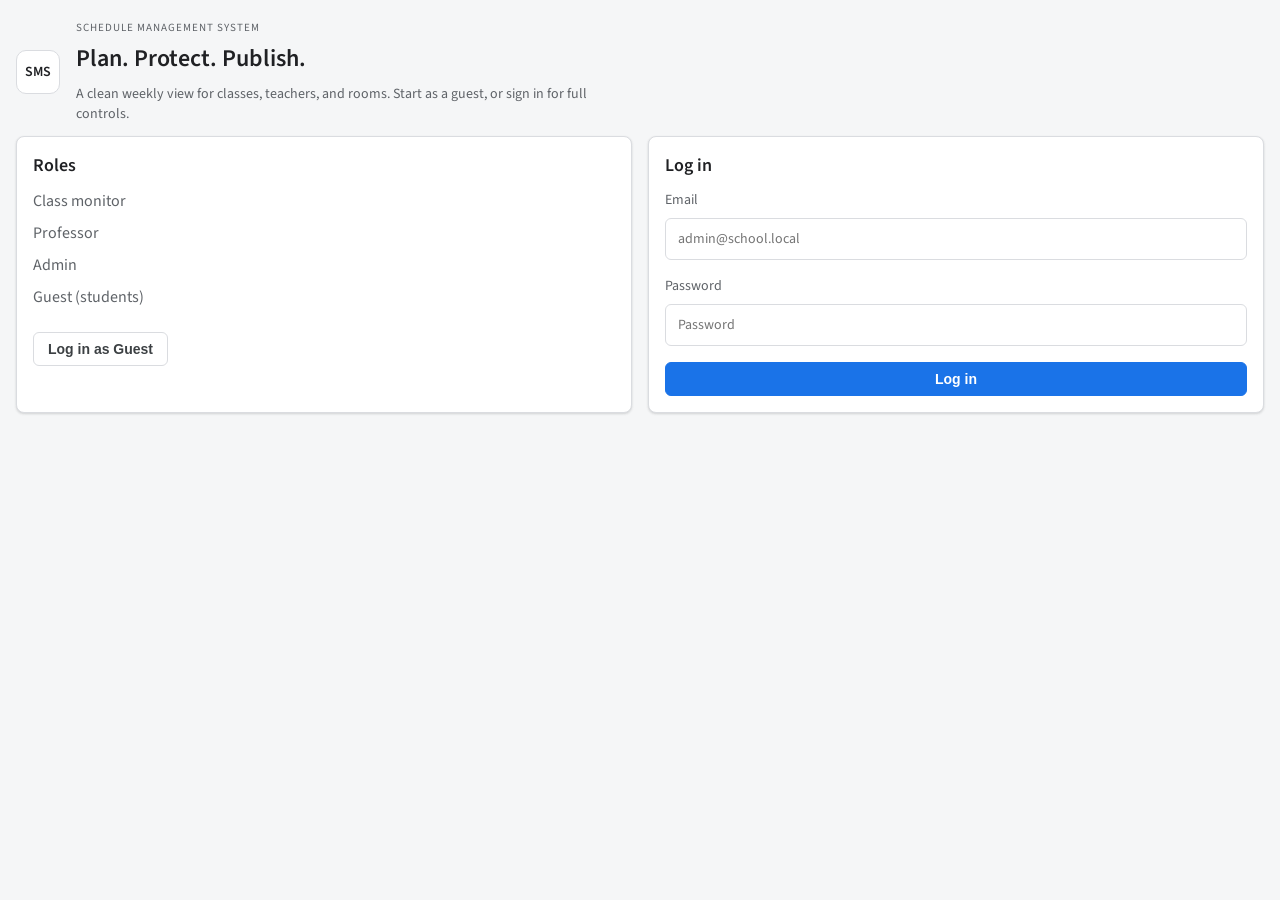
<file: src/main/resources/public/index.html>
<!doctype html>
<html lang="en">
<head>
    <meta charset="UTF-8"/>
    <meta name="viewport" content="width=device-width, initial-scale=1.0"/>
    <head>
        <meta charset="UTF-8"/>
        <meta name="viewport" content="width=device-width, initial-scale=1.0"/>
        <title>Schedule Management System</title>
        <link rel="preconnect" href="https://fonts.googleapis.com"/>
        <link rel="preconnect" href="https://fonts.gstatic.com" crossorigin/>
        <link
                href="https://fonts.googleapis.com/css2?family=Source+Sans+3:wght@400;500;600&display=swap"
                rel="stylesheet"
        />
        <link rel="stylesheet" href="styles.css"/>
        <!-- audit-embedded.css merged into styles.css -->

    </head>
<body>

<div class="bg-orbit"></div>
<div class="bg-grid"></div>

<main class="shell">
    <section class="login" id="login-view">
        <header class="brand">
            <div class="brand-mark">SMS</div>
            <div>
                <p class="eyebrow">Schedule Management System</p>
                <h1>Plan. Protect. Publish.</h1>
                <p class="lead">
                    A clean weekly view for classes, teachers, and rooms. Start as a
                    guest, or sign in for full controls.
                </p>
            </div>
        </header>

        <div class="login-panels">
            <div class="role-card">
                <h2>Roles</h2>
                <ul>
                    <li>Class monitor</li>
                    <li>Professor</li>
                    <li>Admin</li>
                    <li>Guest (students)</li>
                </ul>
                <button class="btn btn-ghost" id="guest-login">Log in as Guest</button>
            </div>

            <div class="signin-card" id="signin-card">
                <h2>Log in</h2>
                <form id="login-form">

                    <label>
                        Email
                        <input
                                type="email"
                                name="email"
                                placeholder="admin@school.local"
                                required
                        />
                    </label>

                    <label>
                        Password
                        <input
                                type="password"
                                name="password"
                                placeholder="Password"
                                required
                        />
                    </label>

                    <button class="btn btn-primary" type="submit">
                        Log in
                    </button>

                </form>
            </div>


        </div>
        </div>
    </section>

    <section class="schedule hidden" id="schedule-view">
        <header class="schedule-top">
            <div class="title-block">
                <h1>Schedule Management System</h1>
                <p id="welcome-line">Welcome, Guest</p>
            </div>
            <div class="top-actions">
                <button class="btn btn-ghost" id="back-to-login">Sign out</button>
            </div>
        </header>

        <nav class="tabs" id="schedule-tabs">
            <button class="tab active" data-view="class">Class Schedule</button>
            <button class="tab" data-view="teacher" id="teacher-tab">
                Teacher Schedule
            </button>
            <button class="tab" data-view="room">Room Schedule</button>
            <button class="tab hidden" data-view="user" id="user-tab">User</button>

            <button class="tab" data-view="audit" id="audit-tab">Audit Log</button>

        </nav>

        <div class="schedule-controls" id="schedule-controls">
            <div class="week-controls">
                <button class="btn btn-ghost" id="back-to-list" type="button" hidden>
                    Back to list
                </button>
                <button class="btn btn-ghost" id="prev-week">Previous</button>
                <div class="week-label">
                    <span id="week-range">Week of</span>
                    <span class="week-sub" id="week-sub"></span>
                </div>
                <span class="week-scope" id="active-scope-label" hidden></span>
                <button class="btn btn-ghost" id="next-week">Next</button>
            </div>
            <button class="btn btn-ghost" id="smart-toggle" type="button" aria-pressed="false" hidden>
                SMART
            </button>
            <button class="btn btn-primary" id="today-btn">Today</button>
        </div>

        <div class="entity-controls hidden" id="class-controls">
            <div class="entity-controls-header">
                <div>
                    <h2>Classes</h2>
                    <p class="muted">Select a class to view its schedule.</p>
                </div>
                <div class="entity-count" id="class-count">0 classes</div>
            </div>
            <div class="entity-controls-actions">
                <div class="entity-search-group">
                    <div class="search-field">
                        <input
                                type="search"
                                id="class-search"
                                placeholder="Search by name or ID"
                                aria-label="Search classes"
                        />
                    </div>
                </div>
                <button class="btn btn-primary" id="class-add" type="button">
                    Add class
                </button>
            </div>
        </div>

        <div class="entity-controls hidden" id="room-controls">
            <div class="entity-controls-header">
                <div>
                    <h2>Rooms</h2>
                    <p class="muted">Select a room to view its schedule.</p>
                </div>
                <div class="entity-count" id="room-count">0 rooms</div>
            </div>
            <div class="entity-controls-actions">
                <div class="entity-search-group">
                    <div class="search-field">
                        <input
                                type="search"
                                id="room-search"
                                placeholder="Search by name or ID"
                                aria-label="Search rooms"
                        />
                    </div>
                </div>
                <div class="entity-actions">
                    <button class="btn btn-ghost" id="room-check-status" type="button">Check status</button>
                    <button class="btn btn-primary" id="room-add" type="button">Add room</button>
                </div>
            </div>
        </div>

        <div class="user-controls hidden" id="user-controls">
            <div class="user-controls-header">
                <div>
                    <h2>User Directory</h2>
                    <p class="muted">Sorted by last modified</p>
                </div>
                <div class="user-count" id="user-count">0 users</div>
            </div>
            <div class="user-controls-actions">
                <div class="user-search-group">
                    <div class="search-field">
                        <input
                                type="search"
                                id="user-search"
                                placeholder="Search by name or ID"
                                aria-label="Search users"
                        />
                    </div>
                    <div class="filter-wrap">
                        <button
                                class="btn btn-ghost"
                                id="user-filter-toggle"
                                type="button"
                                aria-expanded="false"
                                aria-controls="user-filter-panel"
                        >
                            Filters
                        </button>
                        <div class="filter-panel" id="user-filter-panel" hidden>
                            <div class="filter-group">
                                <label>
                                    Role
                                    <select id="filter-user-role">
                                        <option value="">All roles</option>
                                        <option value="admin">Admin</option>
                                        <option value="professor">Professor</option>
                                        <option value="class-monitor">Class monitor</option>
                                        <option value="guest">Student</option>
                                    </select>
                                </label>
                                <label>
                                    Department
                                    <select id="filter-user-department">
                                        <option value="">All departments</option>
                                        <option value="AMS">AMS</option>
                                        <option value="GAR">GAR</option>
                                        <option value="GCA">GCA</option>
                                        <option value="GEE">GEE</option>
                                        <option value="GIC">GIC</option>
                                        <option value="GIM">GIM</option>
                                    </select>
                                </label>
                            </div>
                            <div class="filter-actions">
                                <button class="btn" id="user-filter-clear" type="button">
                                    Clear
                                </button>
                                <button class="btn btn-primary" id="user-filter-apply" type="button">
                                    Apply
                                </button>
                            </div>
                        </div>
                    </div>
                </div>
                <button class="btn btn-primary" id="user-add" type="button">
                    Add user
                </button>
            </div>
        </div>

        <div class="entity-card hidden" id="class-view">
            <div class="entity-list" id="class-list"></div>
        </div>

        <div class="entity-card hidden" id="room-view">
            <div class="entity-list" id="room-list"></div>
        </div>

        <div class="schedule-card" id="schedule-card">
            <div class="schedule-scroll">
                <div class="schedule-grid">
                    <div class="schedule-header" id="schedule-header">
                        <div class="corner"></div>
                    </div>
                    <div class="schedule-body">
                        <div class="times" id="time-column"></div>
                        <div class="grid-area">
                            <div class="events" id="events"></div>
                        </div>
                    </div>
                </div>
            </div>
            <footer class="schedule-footer">
                <div class="legend">
                    <span class="legend-item class">Class</span>
                    <span class="legend-item room">Room</span>
                    <span class="legend-item teacher">Teacher</span>
                </div>
                <div class="note" id="guest-note">
                    Teacher schedule is available to professors only.
                </div>
            </footer>
        </div>

        <div class="user-card hidden" id="user-view">
            <div class="user-list" id="user-list"></div>
        </div>

        <div class="user-card hidden" id="teacher-profile-view" style="padding: 2rem;">
            <div style="margin-bottom: 1.5rem;">
                <button class="btn btn-ghost" id="profile-back-btn" type="button">
                    ← Back to users
                </button>
            </div>
            <div class="profile-header" style="margin-bottom: 2rem;">
                <h2 id="profile-teacher-name" style="margin: 0 0 0.5rem 0; font-size: 1.75rem; color: var(--ink);"></h2>
                <p class="muted" style="margin: 0; font-size: 1rem; color: var(--ink-muted);">
                    Department: <span id="profile-teacher-dept" style="color: var(--accent); font-weight: 600;"></span>
                </p>
            </div>
            <div class="profile-section">
                <h3 style="font-size: 1.1rem; margin-bottom: 0.75rem; border-bottom: 1px solid var(--line); padding-bottom: 0.5rem; color: var(--ink);">Assigned Courses & Classes</h3>
                <div class="profile-table-wrapper" style="overflow-y: auto;">
                    <table class="profile-table" style="width: 100%; border-collapse: collapse; text-align: left;">
                        <thead>
                            <tr style="border-bottom: 2px solid var(--line);">
                                <th style="padding: 0.5rem 0; color: var(--ink-muted);">Course</th>
                                <th style="padding: 0.5rem 0; color: var(--ink-muted);">Class</th>
                            </tr>
                        </thead>
                        <tbody id="profile-assignments-list">
                            <!-- Populated dynamically -->
                        </tbody>
                    </table>
                </div>
            </div>
        </div>

        <div class="audit-view hidden" id="audit-view">
            <div class="user-controls" id="audit-controls">
                <div class="user-controls-header">
                    <div>
                        <h2>Audit Log</h2>
                        <p class="muted">Sorted by last modified</p>
                    </div>
                    <div class="user-count" id="entryCount">— entries</div>
                </div>
                <div class="user-controls-actions">
                    <div class="user-search-group">
                        <div class="search-field">
                            <input
                                    type="search"
                                    id="searchInput"
                                    placeholder="Search by name or ID"
                                    aria-label="Search audit log"
                            />
                        </div>
                        <button class="btn btn-ghost" id="clearSearch" type="button">
                            Clear
                        </button>
                    </div>
                </div>
            </div>

            <div class="user-card">
                <div class="audit-embedded">
                    <div class="log-list" id="logList"></div>

                    <div class="empty-state" id="emptyState" style="display: none;">
                        <svg
                                xmlns="http://www.w3.org/2000/svg"
                                viewBox="0 0 64 64"
                                fill="none"
                                stroke="currentColor"
                                stroke-width="2"
                        >
                            <circle cx="32" cy="32" r="28"/>
                            <line x1="20" y1="20" x2="44" y2="44"/>
                            <line x1="44" y1="20" x2="20" y2="44"/>
                        </svg>
                        <div class="empty-title">No audit log entries available</div>
                        <div class="empty-copy">
                            There are currently no audit log entries to display.
                        </div>
                    </div>
                </div>
            </div>
        </div>
    </section>
</main>

<div class="modal" id="user-modal" hidden>
    <div
            class="modal-card"
            role="dialog"
            aria-modal="true"
            aria-labelledby="user-modal-title"
    >
        <div class="modal-header">
            <h2 class="modal-title" id="user-modal-title">Add user</h2>
            <button class="modal-close" id="user-close" type="button" aria-label="Close">
                x
            </button>
        </div>
        <form class="modal-form" id="user-form">
            <label>
                Full name
                <input type="text" id="user-name" required placeholder="Ariana Patel"/>
            </label>
            <label>
                Email
                <input type="email" id="user-email" required placeholder="ariana.patel@school.local"/>
            </label>
            <label>
                Password
                <input
                        type="password"
                        id="user-password"
                        required
                        placeholder="Set a password"
                />
            </label>
            <label>
                Role
                <select id="user-role" required>
                    <option value="admin">Admin</option>
                    <option value="professor">Professor</option>
                    <option value="class-monitor">Class monitor</option>
                </select>
            </label>
            <label id="department-field" hidden>
                Department
                <select id="user-department">
                    <option value="" disabled selected>Select a department</option>
                    <option value="AMS">AMS</option>
                    <option value="GAR">GAR</option>
                    <option value="GCA">GCA</option>
                    <option value="GEE">GEE</option>
                    <option value="GIC">GIC</option>
                    <option value="GIM">GIM</option>
                </select>
            </label>
            <div class="room-picker" id="user-class-field" hidden>
                <div class="room-picker-field">
                    <label>
                        Class
                        <input
                                type="text"
                                id="user-class"
                                placeholder="Type class name or ID"
                                autocomplete="off"
                        />
                    </label>
                    <div class="room-picker-results" id="user-class-results" hidden></div>
                </div>
            </div>

            <div class="modal-actions split">
                <button class="btn" id="user-delete" type="button">
                    Delete
                </button>
                <div class="modal-actions-right">
                    <button class="btn" id="user-cancel" type="button">Cancel</button>
                    <button class="btn btn-primary" type="submit">Save</button>
                </div>
            </div>
        </form>
    </div>
</div>

<div class="modal" id="class-modal" hidden>
    <div
            class="modal-card"
            role="dialog"
            aria-modal="true"
            aria-labelledby="class-modal-title"
    >
        <div class="modal-header">
            <h2 class="modal-title" id="class-modal-title">Add class</h2>
            <button class="modal-close" id="class-close" type="button" aria-label="Close">
                x
            </button>
        </div>
        <form class="modal-form" id="class-form">
            <label>
                Class name
                <input type="text" id="class-name" required placeholder="SE-1A"/>
            </label>
            <label>
                Year
                <input
                        type="number"
                        id="class-year"
                        required
                        min="1"
                        placeholder="2"
                />
            </label>
            <label>
                Semester
                <select id="class-semester" required>
                    <option value="1">Semester 1</option>
                    <option value="2">Semester 2</option>
                </select>
            </label>
            <label>
                Semester start
                <input type="date" id="class-start-date" required/>
            </label>
            <label>
                Semester end
                <input type="date" id="class-end-date" required/>
            </label>
            <div class="modal-actions split">
                <button class="btn" id="class-delete" type="button" hidden>Delete</button>
                <div class="modal-actions-right">
                    <button class="btn" id="class-cancel" type="button">Cancel</button>
                    <button class="btn btn-primary" type="submit">Save</button>
                </div>
            </div>
        </form>
    </div>
</div>

<div class="modal" id="course-modal" hidden>
    <div
            class="modal-card course-modal-card"
            role="dialog"
            aria-modal="true"
            aria-labelledby="course-modal-title"
    >
        <div class="modal-header">
            <div>
                <h2 class="modal-title" id="course-modal-title">Class courses</h2>
                <p class="course-modal-subtitle" id="course-modal-class-label"></p>
            </div>
            <button class="modal-close" id="course-close" type="button" aria-label="Close">
                x
            </button>
        </div>
        <div class="course-modal-body">
            <section class="course-modal-list-panel">
                <div class="course-modal-panel-header">
                    <label class="course-search-label" for="course-search">
                        <span class="sr-only">Search courses</span>
                        <input
                                type="search"
                                id="course-search"
                                placeholder="Search for the courses"
                                autocomplete="off"
                        />
                    </label>
                    <button class="btn btn-ghost course-new-btn" id="course-new" type="button">
                        New course
                    </button>
                </div>
                <div class="course-modal-list" id="course-list"></div>
            </section>
            <form class="modal-form course-modal-form" id="course-form">
                <label>
                    Course name
                    <input type="text" id="course-name" required placeholder="Introduction to Programming"/>
                </label>
                <label>
                    Course code
                    <input type="text" id="course-code" required placeholder="CS101"/>
                </label>
                <label>
                    Total hours
                    <input type="number" id="course-hours" required min="1" placeholder="45"/>
                </label>
                <div class="room-picker" id="course-teacher-group">
                    <div class="room-picker-field">
                        <label>
                            Teacher
                            <input
                                    type="text"
                                    id="course-teacher"
                                    placeholder="Select a teacher"
                                    autocomplete="off"
                            />
                        </label>
                        <div class="room-picker-results" id="course-teacher-results" hidden></div>
                    </div>
                </div>
                <div class="modal-actions split">
                    <button class="btn" id="course-delete" type="button" hidden>Delete</button>
                    <div class="modal-actions-right">
                        <button class="btn" id="course-cancel" type="button">Cancel</button>
                        <button class="btn btn-primary" type="submit">Save</button>
                    </div>
                </div>
            </form>
        </div>
    </div>
</div>

<div class="modal" id="room-modal" hidden>
    <div
            class="modal-card"
            role="dialog"
            aria-modal="true"
            aria-labelledby="room-modal-title"
    >
        <div class="modal-header">
            <h2 class="modal-title" id="room-modal-title">Add room</h2>
            <button class="modal-close" id="room-close" type="button" aria-label="Close">
                x
            </button>
        </div>
        <form class="modal-form" id="room-form">
            <label>
                Room name
                <input type="text" id="room-name" required placeholder="Room 101"/>
            </label>
            <label>
                Building
                <input type="text" id="room-building" required placeholder="Building A"/>
            </label>
            <label>
                Floor
                <input type="text" id="room-floor" required placeholder="1"/>
            </label>
            <div class="modal-actions split">
                <button class="btn" id="room-delete" type="button" hidden>Delete</button>
                <div class="modal-actions-right">
                    <button class="btn" id="room-cancel" type="button">Cancel</button>
                    <button class="btn btn-primary" type="submit">Save</button>
                </div>
            </div>
        </form>
    </div>
</div>

<!-- Room status modal -->
<div class="modal" id="room-status-modal" hidden>
    <div class="modal-card" role="dialog" aria-modal="true" aria-labelledby="room-status-title">
        <div class="modal-header">
            <h2 class="modal-title" id="room-status-title">Check room availability</h2>
            <button class="modal-close" id="room-status-close" type="button" aria-label="Close">x</button>
        </div>
        <form class="modal-form" id="room-status-form">
            <label>
                Date
                <input type="date" id="room-status-date" required />
            </label>
            <div class="time-pair">
                <label>
                    Start time
                    <input type="time" id="room-status-start" required min="07:00" max="17:00" step="1800" />
                </label>
                <label>
                    End time
                    <input type="time" id="room-status-end" required min="07:00" max="17:00" step="1800" />
                </label>
            </div>
            <div class="modal-actions">
                <button class="btn" id="room-status-cancel" type="button">Cancel</button>
                <button class="btn btn-primary" id="room-status-apply" type="submit">Check</button>
            </div>
        </form>
    </div>
</div>

<div class="modal" id="booking-modal" hidden>
    <div class="modal-card" role="dialog" aria-modal="true" aria-labelledby="booking-title">
        <div class="modal-header">
            <h2 class="modal-title" id="booking-title">Book Class</h2>
            <button class="modal-close" id="booking-close" type="button" aria-label="Close">
                x
            </button>
        </div>
        <div id="booking-details" class="booking-details-view" hidden>
            <div class="details-header-block">
                <h3 class="details-subject" id="detail-subject">Subject</h3>
                <span class="detail-type-badge" id="detail-type">Lecture</span>
            </div>
            <div class="details-grid">
                <div class="detail-row">
                    <span class="detail-label">Time</span>
                    <span class="detail-value" id="detail-time"></span>
                </div>
                <div class="detail-row">
                    <span class="detail-label">Class</span>
                    <span class="detail-value" id="detail-class"></span>
                </div>
                <div class="detail-row">
                    <span class="detail-label">Room</span>
                    <span class="detail-value" id="detail-room"></span>
                </div>
                <div class="detail-row">
                    <span class="detail-label">Professor</span>
                    <span class="detail-value" id="detail-professor"></span>
                </div>
            </div>
            <div class="modal-actions split">
                <div></div>
                <div class="modal-actions-right">
                    <button class="btn btn-ghost" id="booking-view-close-btn" type="button">Close</button>
                    <button class="btn btn-primary" id="booking-edit-btn" type="button">Edit</button>
                </div>
            </div>
        </div>
        <form class="modal-form" id="booking-form">
            <div class="time-pair">
                <label>
                    Start time
                    <input type="time" id="booking-start" required min="07:00" max="17:00" step="1800"/>
                </label>
                <label>
                    End time
                    <input type="time" id="booking-end" required min="07:00" max="17:00" step="1800"/>
                </label>
            </div>
            <div class="room-picker" id="booking-class-group" hidden>
                <div class="room-picker-field">
                    <label>
                        Class
                        <input
                                type="text"
                                id="booking-class"
                                placeholder="Type class name or ID"
                                autocomplete="off"
                        />
                    </label>
                    <div class="room-picker-results" id="booking-class-results" hidden></div>
                </div>
                <div class="booking-class-selection" id="booking-class-selection" hidden></div>
                <p class="room-picker-help">Available classes update as you type. Selected classes stay visible below.</p>
            </div>
            <div class="room-picker" id="booking-room-group" hidden>
                <div class="room-picker-field">
                    <label>
                        Room
                        <input
                                type="text"
                                id="booking-room"
                                placeholder="Type A 101 or Room 101"
                                autocomplete="off"
                        />
                    </label>
                    <div class="room-picker-results" id="booking-room-results" hidden></div>
                </div>
            </div>
            <div class="room-picker" id="booking-subject-group">
                <div class="room-picker-field">
                    <label>
                        Subject
                        <input
                                type="text"
                                id="booking-subject"
                                required
                                placeholder="Data Structures"
                                autocomplete="off"
                        />
                    </label>
                    <div class="room-picker-results" id="booking-subject-results" hidden></div>
                </div>
            </div>
            <div class="room-picker" id="booking-professor-group">
                <div class="room-picker-field">
                    <label>
                        Professor name
                        <input
                                type="text"
                                id="booking-professor"
                                required
                                placeholder="Dr. Smith"
                                autocomplete="off"
                        />
                    </label>
                    <div class="room-picker-results" id="booking-professor-results" hidden></div>
                </div>
            </div>
            <label>
                Type of class
                <select id="booking-type" required>
                    <option value="LECTURE">Lecture</option>
                    <option value="TUTORIAL">Tutorial</option>
                    <option value="PRACTICAL">Practical</option>
                    <option value="MAKEUP">Makeup</option>
                    <option value="OVERRIDE">Override</option>
                    <option value="DEFAULT">Default</option>
                </select>
            </label>
            <label id="booking-recurring-group" hidden>
                <input type="checkbox" id="booking-recurring" />
                Repeat weekly until the semester ends
            </label>
            <div class="modal-actions split">
                <button class="btn" id="booking-delete" type="button" hidden>Delete</button>
                <div class="modal-actions-right">
                    <button class="btn" id="booking-cancel" type="button">Cancel</button>
                    <button class="btn btn-primary" id="booking-submit" type="submit">
                        Book
                    </button>
                </div>
            </div>
        </form>
    </div>
</div>

<div class="modal" id="smart-modal" hidden>
    <div class="modal-card smart-modal-card" role="dialog" aria-modal="true" aria-labelledby="smart-modal-title">
        <div class="modal-header">
            <h2 class="modal-title" id="smart-modal-title">Smart overlay</h2>
            <button class="modal-close" id="smart-close" type="button" aria-label="Close">
                x
            </button>
        </div>
        <div class="modal-form smart-modal-form">
            <label>
                Teacher
                <input type="text" id="smart-teacher" readonly />
            </label>
            <div class="smart-overlay-help">
                Select one or more classes to overlay with your schedule.
            </div>
            <div class="smart-class-list" id="smart-class-list"></div>
        </div>
        <div class="modal-actions split">
            <button class="btn btn-ghost" id="smart-clear" type="button">Clear</button>
            <div class="modal-actions-right">
                <button class="btn" id="smart-cancel" type="button">Cancel</button>
                <button class="btn btn-primary" id="smart-apply" type="button">Show overlay</button>
            </div>
        </div>
    </div>
</div>



<button
        class="audit-toggle"
        id="audit-toggle"
        type="button"
        aria-expanded="false"
        aria-controls="audit-panel"
        hidden
>
    <span class="audit-arrow">></span>
</button>
<aside class="audit-panel" id="audit-panel" aria-hidden="true">
    <div class="audit-header">
        <h3>Audit log</h3>
        <span class="audit-count" id="audit-count">0</span>
    </div>
    <div class="audit-list" id="audit-list"></div>
</aside>
<script src="js/state.js"></script>
<script src="js/dom.js"></script>
<script src="js/utils.js"></script>
<script src="js/audit.js"></script>
<script src="audit-log.js"></script>
<script src="js/entities.js"></script>
<script src="js/schedule.js"></script>
<script src="js/views.js"></script>
<script src="js/main.js"></script>
</body>
</html>
</file>
<file: src/main/resources/public/styles.css>
:root {
  --bg: #f5f6f7;
  --ink: #202124;
  --ink-muted: #5f6368;
  --accent: #1a73e8;
  --accent-2: #188038;
  --card: #ffffff;
  --line: #dadce0;
  --shadow: 0 1px 2px rgba(60, 64, 67, 0.12),
    0 1px 3px rgba(60, 64, 67, 0.08);
  --hour-height: 56px;
}

* {
  box-sizing: border-box;
  margin: 0;
  padding: 0;
}

body {
  font-family: "Source Sans 3", sans-serif;
  background: var(--bg);
  color: var(--ink);
  min-height: 100vh;
  position: relative;
  overflow-x: hidden;
  overflow-y: auto;
}

.bg-orbit,
.bg-grid {
  display: none;
}

.shell {
  max-width: 1600px;
  width: 100%;
  margin: 0 auto;
  padding: 48px 24px 72px;
  display: flex;
  flex-direction: column;
  gap: 36px;
}

@media (min-width: 1200px) {
  .shell {
    padding-left: 64px;
    padding-right: 64px;
  }
}

@media (min-width: 1600px) {
  .shell {
    padding-left: 96px;
    padding-right: 96px;
  }
}

.hidden {
  display: none;
}

[hidden] {
  display: none !important;
}

.brand {
  display: grid;
  grid-template-columns: auto 1fr;
  gap: 16px;
  align-items: center;
  margin-bottom: 24px;
}

.brand-mark {
  width: 52px;
  height: 52px;
  border-radius: 10px;
  background: #ffffff;
  color: var(--ink);
  font-weight: 600;
  display: grid;
  place-items: center;
  font-size: 16px;
  border: 1px solid var(--line);
}

.eyebrow {
  text-transform: uppercase;
  font-size: 11px;
  letter-spacing: 1px;
  color: var(--ink-muted);
  margin-bottom: 6px;
}

.brand h1 {
  font-size: clamp(26px, 3.2vw, 34px);
  margin-bottom: 8px;
  font-weight: 600;
}

.lead {
  font-size: 14px;
  max-width: 520px;
  color: var(--ink-muted);
}

.login-panels {
  display: grid;
  grid-template-columns: minmax(0, 1fr) minmax(0, 1fr);
  gap: 16px;
}

.role-card,
.signin-card,
.schedule-card {
  background: var(--card);
  border-radius: 12px;
  padding: 24px;
  box-shadow: var(--shadow);
  border: 1px solid var(--line);
}

.role-card h2,
.signin-card h2 {
  font-size: 18px;
  margin-bottom: 12px;
  font-weight: 600;
}

.role-card ul {
  list-style: none;
  display: grid;
  gap: 10px;
  margin-bottom: 24px;
  color: var(--ink-muted);
}

.signin-card form {
  display: grid;
  gap: 16px;
}

label {
  display: grid;
  gap: 8px;
  font-size: 14px;
  color: var(--ink-muted);
}

/* Keep most labels stacked, but make the booking recurring checkbox inline */
#booking-recurring-group {
  display: inline-flex;
  align-items: center;
  gap: 8px;
}

#smart-toggle {
  position: fixed;
  left: 16px;
  bottom: 16px;
  z-index: 40;
  min-width: 96px;
  box-shadow: var(--shadow);
}

#smart-toggle[aria-pressed="true"] {
  background: var(--accent);
  color: #ffffff;
  border-color: var(--accent);
}

input,
select {
  padding: 10px 12px;
  border-radius: 6px;
  border: 1px solid var(--line);
  font-size: 14px;
  font-family: inherit;
  outline: none;
  background: #ffffff;
}

button:not([disabled]),
input[type="button"]:not([disabled]),
input[type="submit"]:not([disabled]),
input[type="reset"]:not([disabled]),
[role="button"]:not([aria-disabled="true"]) {
  cursor: pointer;
}

input:focus,
select:focus {
  border-color: var(--accent);
  box-shadow: 0 0 0 2px rgba(26, 115, 232, 0.2);
}

.btn {
  border: 1px solid var(--line);
  border-radius: 6px;
  padding: 8px 14px;
  font-weight: 600;
  font-size: 14px;
  cursor: pointer;
  background: #ffffff;
  transition: background-color 0.2s ease, border-color 0.2s ease;
}

.btn:hover {
  background: #f1f3f4;
}

.btn-primary {
  background: var(--accent);
  color: #ffffff;
  border-color: var(--accent);
  box-shadow: none;
}

.btn-ghost {
  background: #ffffff;
  color: #3c4043;
}

.schedule-top {
  display: flex;
  justify-content: space-between;
  align-items: center;
  gap: 16px;
}

.schedule-top h1 {
  font-size: 22px;
  margin-bottom: 2px;
  font-weight: 600;
}

.schedule-top p {
  color: var(--ink-muted);
}

.tabs {
  display: flex;
  gap: 16px;
  flex-wrap: wrap;
  border-bottom: 1px solid var(--line);
  padding-bottom: 6px;
}

.tab {
  padding: 6px 2px 10px;
  border: none;
  background: transparent;
  cursor: pointer;
  font-weight: 600;
  color: var(--ink-muted);
  border-bottom: 2px solid transparent;
}

.tab.active {
  color: var(--accent);
  border-bottom-color: var(--accent);
}
a.tab {
  text-decoration: none;
}

.schedule-controls {
  display: flex;
  justify-content: space-between;
  align-items: center;
  gap: 16px;
  flex-wrap: wrap;
}

.user-controls {
  display: grid;
  gap: 12px;
}

.entity-controls {
  display: grid;
  gap: 12px;
}

.user-controls-header {
  display: flex;
  justify-content: space-between;
  align-items: center;
  gap: 12px;
  flex-wrap: wrap;
}

.entity-controls-header {
  display: flex;
  justify-content: space-between;
  align-items: center;
  gap: 12px;
  flex-wrap: wrap;
}

.user-controls-header h2 {
  font-size: 18px;
  font-weight: 600;
  margin-bottom: 4px;
}

.entity-controls-header h2 {
  font-size: 18px;
  font-weight: 600;
  margin-bottom: 4px;
}

.muted {
  color: var(--ink-muted);
  font-size: 13px;
}

.user-controls-actions {
  display: flex;
  align-items: center;
  justify-content: space-between;
  gap: 12px;
  flex-wrap: wrap;
}

.entity-controls-actions {
  display: flex;
  align-items: center;
  justify-content: space-between;
  gap: 12px;
  flex-wrap: wrap;
}

.entity-search-group {
  display: flex;
  align-items: center;
  gap: 12px;
  flex-wrap: wrap;
}

.user-search-group {
  display: flex;
  align-items: center;
  gap: 12px;
  flex-wrap: wrap;
}

.user-controls-actions .search-field input {
  height: 38px;
}

.entity-search-group .search-field input {
  height: 38px;
}

.user-controls-actions .btn {
  height: 38px;
}

.user-count {
  padding: 6px 12px;
  border-radius: 999px;
  border: 1px solid var(--line);
  font-size: 12px;
  font-weight: 600;
  color: var(--ink-muted);
  background: #ffffff;
}

.entity-count {
  padding: 6px 12px;
  border-radius: 999px;
  border: 1px solid var(--line);
  font-size: 12px;
  font-weight: 600;
  color: var(--ink-muted);
  background: #ffffff;
}

.search-filter {
  display: flex;
  align-items: center;
  gap: 12px;
  flex-wrap: wrap;
}

.search-field input {
  min-width: 220px;
  width: 100%;
}

.filter-wrap {
  position: relative;
}

.filter-panel {
  position: absolute;
  top: 44px;
  right: 0;
  min-width: 220px;
  background: #ffffff;
  border: 1px solid var(--line);
  border-radius: 10px;
  padding: 12px;
  box-shadow: var(--shadow);
  display: grid;
  gap: 10px;
  z-index: 10;
}

.filter-group {
  display: grid;
  gap: 10px;
}


.filter-group + .filter-group {
  border-top: 1px solid var(--line);
  padding-top: 10px;
}

.filter-panel label {
  display: grid;
  gap: 6px;
  font-size: 12px;
  color: var(--ink-muted);
}

.filter-actions {
  display: flex;
  gap: 8px;
  justify-content: flex-end;
  padding-top: 4px;
}

.modal {
  position: fixed;
  inset: 0;
  background: rgba(32, 33, 36, 0.25);
  display: flex;
  align-items: center;
  justify-content: center;
  padding: 24px;
  z-index: 20;
}

.modal-card {
  width: min(420px, 100%);
  max-height: calc(100vh - 48px);
  overflow-y: auto;
  background: #ffffff;
  border: 1px solid var(--line);
  border-radius: 12px;
  padding: 18px;
  box-shadow: var(--shadow);
}

.course-modal-card {
  width: min(920px, 100%);
}

.modal-header {
  display: flex;
  justify-content: space-between;
  align-items: center;
  margin-bottom: 12px;
}

.modal-title {
  font-size: 16px;
  font-weight: 600;
}

.modal-close {
  border: none;
  background: transparent;
  font-size: 22px;
  line-height: 1;
  color: var(--ink-muted);
  cursor: pointer;
}

.modal-form {
  display: grid;
  gap: 12px;
}

.smart-modal-card {
  width: min(520px, 100%);
}

.smart-modal-form {
  gap: 14px;
}

.smart-overlay-help {
  font-size: 12px;
  color: var(--ink-muted);
}

.smart-class-list {
  display: grid;
  gap: 8px;
  max-height: 320px;
  overflow: auto;
  padding-right: 2px;
}

.smart-class-option {
  display: flex;
  align-items: center;
  gap: 10px;
  padding: 10px 12px;
  border: 1px solid var(--line);
  border-radius: 8px;
  background: #ffffff;
}

.smart-class-option input {
  margin: 0;
}

.smart-class-meta {
  font-size: 12px;
  color: var(--ink-muted);
}

/* Put start and end time inputs on the same row in booking modal */
.modal-form .time-pair {
  display: flex;
  gap: 12px;
}
.modal-form .time-pair label {
  flex: 1 1 0;
}

.room-picker {
  display: grid;
  gap: 8px;
}

.room-picker-field {
  position: relative;
}

.room-picker-results {
  position: absolute;
  left: 0;
  right: 0;
  top: calc(100% + 6px);
  border: 1px solid var(--line);
  border-radius: 8px;
  background: #ffffff;
  box-shadow: var(--shadow);
  overflow: hidden;
  max-height: 220px;
  overflow-y: auto;
  z-index: 5;
}

.room-picker-option,
.room-picker-empty {
  width: 100%;
  border: none;
  background: transparent;
  padding: 10px 12px;
  text-align: left;
  font: inherit;
}

.room-picker-option {
  cursor: pointer;
  display: flex;
  justify-content: space-between;
  gap: 12px;
}

.room-picker-option.is-selected,
.room-picker-option[aria-pressed="true"] {
  background: #e8f0fe;
}

.room-picker-option.is-selected::after,
.room-picker-option[aria-pressed="true"]::after {
  content: "Selected";
  font-size: 11px;
  font-weight: 600;
  color: var(--accent);
  align-self: center;
}

.room-picker-option:hover,
.room-picker-option:focus {
  background: #f1f3f4;
}

.room-picker-label {
  font-weight: 600;
  color: var(--ink);
}

.room-picker-subtext,
.room-picker-help {
  font-size: 12px;
  color: var(--ink-muted);
}

.room-picker-help {
  padding-left: 2px;
}

.booking-class-selection {
  display: flex;
  flex-wrap: wrap;
  gap: 8px;
  padding-left: 2px;
}

.booking-class-selection[hidden] {
  display: none !important;
}

.booking-class-chip {
  display: inline-flex;
  align-items: center;
  gap: 8px;
  border: 1px solid #d2e3fc;
  border-radius: 999px;
  padding: 6px 10px;
  background: #eef3fd;
  color: var(--ink);
  font: inherit;
  font-size: 12px;
  font-weight: 600;
}

.booking-class-chip:hover,
.booking-class-chip:focus {
  background: #e8f0fe;
  border-color: #aecbfa;
}

.booking-class-chip-remove {
  border: none;
  background: transparent;
  color: var(--ink-muted);
  font-size: 14px;
  line-height: 1;
  padding: 0;
}

.booking-class-chip-remove:hover,
.booking-class-chip-remove:focus {
  color: var(--ink);
}

.modal-actions {
  display: flex;
  justify-content: flex-end;
  gap: 8px;
  padding-top: 4px;
}

.modal-actions.split {
  justify-content: space-between;
  align-items: center;
}

.modal-actions-right {
  display: flex;
  gap: 8px;
}

.course-modal-body {
  display: grid;
  grid-template-columns: minmax(0, 0.95fr) minmax(0, 1.05fr);
  gap: 16px;
}

.course-modal-list-panel {
  border: 1px solid var(--line);
  border-radius: 10px;
  padding: 14px;
  background: #fafafa;
  display: grid;
  gap: 12px;
  align-content: start;
}

.course-modal-panel-header {
  display: flex;
  justify-content: space-between;
  align-items: center;
  gap: 12px;
}

.course-search-label {
  flex: 1;
  min-width: 0;
}

.course-search-label input {
  width: 100%;
  border: 1px solid var(--line);
  border-radius: 8px;
  padding: 9px 10px;
  font: inherit;
  font-size: 13px;
  background: #ffffff;
  color: var(--ink);
}

.course-search-label input:focus {
  border-color: #c6dafc;
  box-shadow: 0 0 0 2px rgba(26, 115, 232, 0.12);
  outline: none;
}

.sr-only {
  position: absolute;
  width: 1px;
  height: 1px;
  padding: 0;
  margin: -1px;
  overflow: hidden;
  clip: rect(0, 0, 0, 0);
  white-space: nowrap;
  border: 0;
}

.course-modal-subtitle {
  margin-top: 4px;
  font-size: 12px;
  color: var(--ink-muted);
}

.course-modal-list {
  display: grid;
  gap: 8px;
  max-height: 440px;
  overflow-y: auto;
  padding-right: 2px;
}

.course-modal-item {
  border: 1px solid var(--line);
  background: #ffffff;
  border-radius: 10px;
  padding: 10px 12px;
  display: grid;
  grid-template-columns: minmax(0, 1fr) auto;
  gap: 10px;
  text-align: left;
  cursor: pointer;
  align-items: center;
}

.course-modal-item:hover,
.course-modal-item:focus {
  border-color: #c6dafc;
  box-shadow: 0 0 0 2px rgba(26, 115, 232, 0.12);
}

.course-modal-item.selected {
  border-color: #c6dafc;
  background: #f5f9ff;
}

.course-modal-item-main {
  display: grid;
  gap: 4px;
}

.course-modal-item-actions {
  display: flex;
  align-items: center;
}

.course-link-toggle {
  min-width: 82px;
}

.tag.course-count {
  background: #eef3fd;
  color: var(--accent);
  border-color: #d2e3fc;
}

.course-modal-item strong {
  font-size: 13px;
  font-weight: 600;
}

.course-modal-item span {
  font-size: 12px;
  color: var(--ink-muted);
}

.course-modal-form {
  align-content: start;
}

.course-new-btn {
  padding-inline: 10px;
}

.audit-toggle {
  position: fixed;
  right: 12px;
  top: 50%;
  transform: translateY(-50%);
  width: 44px;
  height: 44px;
  border-radius: 999px;
  border: 1px solid var(--line);
  background: #ffffff;
  box-shadow: var(--shadow);
  display: grid;
  place-items: center;
  cursor: pointer;
  z-index: 30;
}

.audit-arrow {
  display: inline-block;
  font-size: 18px;
  color: var(--ink-muted);
  transition: transform 0.2s ease;
}

.audit-panel {
  position: fixed;
  top: 120px;
  right: 0;
  width: min(360px, 26vw);
  height: calc(100vh - 160px);
  background: #ffffff;
  border-left: 1px solid var(--line);
  box-shadow: var(--shadow);
  padding: 16px;
  display: grid;
  grid-template-rows: auto 1fr;
  gap: 12px;
  transform: translateX(100%);
  transition: transform 0.2s ease;
  z-index: 25;
}

.audit-panel.open {
  transform: translateX(0);
}

.audit-toggle[aria-expanded="true"] .audit-arrow {
  transform: rotate(180deg);
}

.audit-header {
  display: flex;
  align-items: center;
  justify-content: space-between;
  gap: 12px;
}

.audit-header h3 {
  font-size: 15px;
  font-weight: 600;
}

.audit-count {
  padding: 4px 10px;
  border-radius: 999px;
  border: 1px solid var(--line);
  font-size: 11px;
  color: var(--ink-muted);
  font-weight: 600;
}

.audit-list {
  display: grid;
  gap: 10px;
  overflow-y: auto;
  padding-right: 4px;
  align-content: start;
  grid-auto-rows: max-content;
}

.audit-item {
  border: 1px solid var(--line);
  border-radius: 10px;
  padding: 8px 10px;
  display: grid;
  grid-template-columns: minmax(0, 0.9fr) minmax(0, 0.9fr) minmax(0, 1.2fr) auto;
  grid-template-areas:
    "subject action object time"
    "subject subtitle subtitle subtitle";
  gap: 4px 10px;
  align-items: start;
  background: #ffffff;
}

.audit-subject {
  grid-area: subject;
  font-size: 13px;
  font-weight: 600;
  color: var(--ink);
  white-space: nowrap;
  overflow: hidden;
  text-overflow: ellipsis;
  padding-right: 6px;
}

.audit-action {
  grid-area: action;
  font-size: 11px;
  text-transform: uppercase;
  letter-spacing: 0.4px;
  color: var(--ink-muted);
  white-space: nowrap;
}

.audit-object {
  grid-area: object;
  font-size: 12px;
  color: var(--ink);
  white-space: nowrap;
  overflow: hidden;
  text-overflow: ellipsis;
}

.audit-time {
  grid-area: time;
  font-size: 11px;
  color: var(--ink-muted);
  text-align: right;
  white-space: nowrap;
}

.audit-subtitle {
  grid-area: subtitle;
  display: grid;
  gap: 2px;
}

.audit-subtime {
  font-size: 11px;
  color: var(--ink-muted);
  white-space: nowrap;
}

.week-controls {
  display: flex;
  align-items: center;
  gap: 12px;
  flex-wrap: nowrap;
}

.week-label {
  display: flex;
  align-items: baseline;
  gap: 6px;
  min-width: 0;
}

.week-label span {
  font-weight: 600;
}

.week-sub {
  color: var(--ink-muted);
  font-size: 13px;
}

.week-scope {
  max-width: 240px;
  overflow: hidden;
  text-overflow: ellipsis;
  white-space: nowrap;
  font-size: 12px;
  font-weight: 600;
  color: var(--ink-muted);
  padding: 0 2px;
}

.schedule-card {
  padding: 0;
  overflow: hidden;
}

.user-card,
.entity-card {
  background: var(--card);
  border-radius: 12px;
  padding: 20px;
  box-shadow: var(--shadow);
  border: 1px solid var(--line);
  display: grid;
  gap: 14px;
}

.user-list,
.entity-list {
  display: grid;
  gap: 12px;
}

.user-row,
.class-row,
.room-row {
  border: 1px solid var(--line);
  border-radius: 10px;
  padding: 12px 14px;
  display: grid;
  grid-template-columns: 1.2fr 1fr 1fr auto;
  gap: 12px;
  align-items: center;
  background: #ffffff;
  cursor: pointer;
}

.class-row {
  grid-template-columns: minmax(0, 1fr) auto;
  align-items: center;
}

.class-row .user-name {
  font-size: 14px;
}

.class-row .user-id,
.class-row .user-label,
.class-row .user-date {
  font-size: 12px;
}

.class-row .tag {
  padding: 4px 8px;
  font-size: 11px;
}

.class-row .icon-btn {
  width: 34px;
  height: 34px;
  border-radius: 8px;
}

.class-row .btn {
  padding: 7px 12px;
  font-size: 13px;
  white-space: nowrap;
}

.class-row .class-content {
  display: flex;
  align-items: center;
  gap: 16px;
  min-width: 0;
}

.class-row .user-main {
  gap: 4px;
}

.class-row .user-modified {
  gap: 4px;
}

.class-row .class-meta {
  min-width: 0;
}

.class-row .class-meta,
.class-row .user-main {
  flex: 0 0 auto;
}

.class-row .user-tags {
  flex-wrap: nowrap;
}

.class-row.selected,
.room-row.selected {
  border-color: #c6dafc;
  box-shadow: 0 0 0 2px rgba(26, 115, 232, 0.15);
}

.user-actions {
  display: flex;
  justify-content: flex-end;
}

.entity-actions {
  display: flex;
  justify-content: flex-end;
  align-items: center;
  gap: 8px;
}

.icon-btn {
  border: 1px solid var(--line);
  background: #ffffff;
  border-radius: 8px;
  width: 34px;
  height: 34px;
  display: grid;
  place-items: center;
  cursor: pointer;
  color: var(--ink-muted);
  transition: background-color 0.2s ease, border-color 0.2s ease;
}

.icon-btn:hover {
  background: #f1f3f4;
}

.icon-btn svg {
  width: 16px;
  height: 16px;
}

.user-main {
  display: grid;
  gap: 4px;
}

.user-name {
  font-weight: 600;
  font-size: 14px;
}

.audit-view {
  display: grid;
  gap: 12px;
}

.user-id {
  font-size: 12px;
  color: var(--ink-muted);
}

.user-tags {
  display: flex;
  flex-wrap: wrap;
  gap: 8px;
}

.tag {
  padding: 4px 10px;
  border-radius: 999px;
  font-size: 11px;
  font-weight: 600;
  background: #f1f3f4;
  color: var(--ink-muted);
  border: 1px solid var(--line);
}

.tag.role.admin {
  background: rgba(26, 115, 232, 0.12);
  color: var(--accent);
  border-color: #d2e3fc;
}

.tag.role.professor {
  background: rgba(52, 168, 83, 0.15);
  color: #188038;
  border-color: #cde7d8;
}

.tag.role.class-monitor {
  background: rgba(251, 188, 4, 0.18);
  color: #a06100;
  border-color: #fde293;
}

.tag.role.guest {
  background: rgba(95, 99, 104, 0.12);
  color: #3c4043;
  border-color: #dadce0;
}

.tag.department {
  background: #e8f0fe;
  color: #1a73e8;
  border-color: #d2e3fc;
}

.tag.building {
  background: rgba(26, 115, 232, 0.12);
  color: #1a73e8;
  border-color: #d2e3fc;
}

.tag.floor {
  background: rgba(24, 128, 56, 0.12);
  color: #188038;
  border-color: #cde7d8;
}

/* Room availability status tag (lighter background variants) */
.tag.room-status {
  padding: 6px 8px;
  font-size: 12px;
  font-weight: 700;
  border-radius: 999px;
  color: var(--ink);
  border: 1px solid transparent;
  display: inline-flex;
  align-items: center;
  gap: 8px;
  background: #f7f7f7;
}

/* small colored dot */
.room-status-dot {
  width: 10px;
  height: 10px;
  border-radius: 50%;
  display: inline-block;
}

/* status colors use light backgrounds with colored text */
.tag.room-status.green {
  background: rgba(24, 128, 56, 0.12);
  color: #188038;
  border-color: #cde7d8;
}
.tag.room-status.green .room-status-dot {
  background: #188038;
}

.tag.room-status.yellow {
  background: rgba(251, 188, 4, 0.18);
  color: #a06100;
  border-color: #fde293;
}
.tag.room-status.yellow .room-status-dot {
  background: #a06100;
}

.tag.room-status.red {
  background: rgba(217, 48, 37, 0.12);
  color: #d93025;
  border-color: #f8d6d6;
}
.tag.room-status.red .room-status-dot {
  background: #d93025;
}

.tag.room-status .room-status-label {
  font-size: 12px;
}

.user-modified {
  display: grid;
  gap: 4px;
}

.user-label {
  font-size: 11px;
  text-transform: uppercase;
  letter-spacing: 0.6px;
  color: var(--ink-muted);
}

.user-date {
  font-size: 12px;
  color: var(--ink);
  font-weight: 600;
}

.empty-state {
  padding: 16px;
  border-radius: 10px;
  border: 1px dashed var(--line);
  text-align: center;
  color: var(--ink-muted);
  background: #fafafa;
  font-size: 13px;
}

.schedule-scroll {
  overflow-x: auto;
  overflow-y: hidden;
}

.schedule-grid {
  min-width: min(768px, 100%);
}

.schedule-header {
  display: grid;
  grid-template-columns: 80px repeat(7, 1fr);
  border-bottom: 1px solid var(--line);
  background: #f8f9fa;
}

.corner {
  height: 58px;
  display: grid;
  place-items: center;
  font-size: 12px;
  font-weight: 600;
  color: var(--ink-muted);
  text-transform: uppercase;
  letter-spacing: 0.6px;
}

.day {
  padding: 10px 6px;
  border-left: 1px solid var(--line);
  display: grid;
  gap: 2px;
  justify-items: center;
  font-weight: 600;
}

.day span {
  font-size: 12px;
  color: var(--ink-muted);
  font-weight: 500;
}

.day .date-number {
  font-size: 14px;
  color: var(--ink);
  font-weight: 600;
}

.day .today-pill {
  font-size: 10px;
  text-transform: uppercase;
  letter-spacing: 0.6px;
  padding: 2px 6px;
  background: rgba(26, 115, 232, 0.12);
  color: var(--accent);
  border-radius: 999px;
}

.schedule-body {
  display: grid;
  grid-template-columns: 80px 1fr;
  align-items: start;
}

.times {
  position: relative;
  border-right: 1px solid var(--line);
  background: #f8f9fa;
}

.time-row {
  position: absolute;
  left: 0;
  right: 0;
  transform: translateY(-50%);
  text-align: center;
  font-size: 12px;
  color: var(--ink-muted);
  font-weight: 600;
}

.grid-area {
  position: relative;
  overflow: hidden;
}

.events {
  display: grid;
  grid-template-columns: repeat(7, 1fr);
  height: var(--grid-height);
}

.day-column {
  position: relative;
  border-left: 1px solid var(--line);
  background-image: linear-gradient(
    to bottom,
    rgba(218, 220, 224, 0.9) 1px,
    transparent 1px
  );
  background-size: 100% var(--hour-height);
  background-position: 0 16px;
}

.day-column:last-child {
  border-right: 1px solid var(--line);
}

.event {
  position: absolute;
  left: 8px;
  right: 8px;
  border-radius: 6px;
  padding: 8px 10px;
  font-size: 12px;
  display: grid;
  gap: 6px;
  color: #202124;
  box-shadow: none;
  border: 1px solid transparent;
  border-left-width: 4px;
  align-content: start;
  overflow: hidden;
}

.event-header {
  display: flex;
  align-items: flex-start;
  justify-content: space-between;
  gap: 8px;
}

.event strong,
.event-title {
  font-size: 13px;
  font-weight: 600;
  line-height: 1.2;
}

.event-type {
  flex: none;
  max-width: 42%;
  font-size: 10px;
  font-weight: 700;
  line-height: 1.2;
  text-transform: uppercase;
  letter-spacing: 0.04em;
  color: rgba(16, 20, 31, 0.72);
  text-align: right;
}

.event-details {
  display: grid;
  gap: 3px;
}

.event-detail {
  font-size: 11px;
  color: rgba(16, 20, 31, 0.72);
  line-height: 1.2;
}

.event-detail-value {
  min-width: 0;
  overflow: hidden;
  text-overflow: ellipsis;
  white-space: nowrap;
}

.event.class {
  background: #e8f0fe;
  border-color: #d2e3fc;
  border-left-color: #1a73e8;
}

.event.room {
  background: #fef7e0;
  border-color: #fde293;
  border-left-color: #fbbc04;
}

.event.teacher {
  background: #e6f4ea;
  border-color: #cde7d8;
  border-left-color: #34a853;
}

.event.overlay {
  opacity: 0.6;
  border-style: dashed;
  pointer-events: auto;
  z-index: 2;
}

.schedule-footer {
  display: flex;
  justify-content: space-between;
  gap: 16px;
  padding: 14px 20px 16px;
  background: #f8f9fa;
  border-top: 1px solid var(--line);
}

.legend {
  display: flex;
  gap: 12px;
  flex-wrap: wrap;
}

.legend-item {
  font-size: 12px;
  padding: 4px 10px;
  border-radius: 999px;
  font-weight: 600;
}

.legend-item.class {
  background: rgba(26, 115, 232, 0.12);
  color: #1a73e8;
}

.legend-item.room {
  background: rgba(251, 188, 4, 0.18);
  color: #a06100;
}

.legend-item.teacher {
  background: rgba(52, 168, 83, 0.15);
  color: #188038;
}

.note {
  font-size: 12px;
  color: var(--ink-muted);
}

@media (max-width: 900px) {
  .login-panels {
    grid-template-columns: 1fr;
  }

  .brand {
    grid-template-columns: 1fr;
  }

  .schedule-top {
    flex-direction: column;
    align-items: flex-start;
  }

  .schedule-controls {
    flex-direction: column;
    align-items: flex-start;
  }

  .user-controls-actions {
    width: 100%;
    justify-content: flex-start;
  }

  .entity-controls-actions {
    width: 100%;
    justify-content: flex-start;
  }

  .entity-search-group {
    width: 100%;
  }

  .user-search-group {
    width: 100%;
  }

  .filter-panel {
    left: 0;
    right: auto;
  }
}

@media (max-width: 600px) {
  .shell {
    padding: 32px 16px 56px;
  }

  .schedule-header,
  .schedule-body {
    grid-template-columns: 64px repeat(7, 1fr);
  }

  .times {
    font-size: 11px;
  }

  .brand-mark {
    width: 48px;
    height: 48px;
  }

  .user-row,
  .class-row,
  .room-row {
    grid-template-columns: 1fr;
    align-items: flex-start;
  }

  .user-actions,
  .entity-actions {
    justify-content: flex-start;
  }
}

/* ===== merged from audit-embedded.css ===== */
.audit-embedded,
.audit-embedded * {
  box-sizing: border-box;
  margin: 0;
  padding: 0;
}

.audit-embedded {
  --bg: var(--bg);
  --surface: var(--card);
  --border: var(--line);
  --text-main: var(--ink);
  --text-muted: var(--ink-muted);
  --accent-dark: #1558b0;
  --danger: #d93025;
  --success: #188038;
  --warn: #e37400;
  --tag-student-bg: rgba(95, 99, 104, 0.12);
  --tag-student-fg: #3c4043;
  --tag-student-border: #dadce0;
  --tag-prof-bg: rgba(52, 168, 83, 0.15);
  --tag-prof-fg: #188038;
  --tag-prof-border: #cde7d8;
  --tag-admin-bg: rgba(26, 115, 232, 0.12);
  --tag-admin-fg: #1a73e8;
  --tag-admin-border: #d2e3fc;
  --tag-dept-bg: #f1f3f4;
  --tag-dept-fg: #3c4043;
  --tag-dept-border: var(--line);
  --tag-monitor-bg: rgba(251, 188, 4, 0.18);
  --tag-monitor-fg: #a06100;
  --tag-monitor-border: #fde293;
  --radius: 10px;
  background: transparent;
  border: 0;
  border-radius: 0;
  padding: 0;
  color: var(--text-main);
  display: grid;
  gap: 12px;
  box-shadow: none;
}

.audit-embedded .log-list {
  display: grid;
  gap: 12px;
}

.audit-embedded .log-card {
  background: var(--surface);
  border: 1px solid var(--border);
  border-radius: 10px;
  box-shadow: none;
  overflow: hidden;
  transition: border-color 0.15s, box-shadow 0.15s;
}

.audit-embedded .log-card:hover {
  border-color: #c6dafc;
}

.audit-embedded .log-card.open {
  border-color: #c6dafc;
  box-shadow: 0 0 0 2px rgba(26, 115, 232, 0.12);
}

.audit-embedded .log-card-header {
  display: flex;
  align-items: center;
  justify-content: space-between;
  padding: 12px 14px;
  cursor: pointer;
  user-select: none;
  gap: 12px;
}

.audit-embedded .log-user-info {
  display: flex;
  flex-direction: column;
  gap: 3px;
  min-width: 160px;
}

.audit-embedded .log-user-name {
  font-weight: 700;
  font-size: 14px;
  color: var(--text-main);
}

.audit-embedded .log-user-id {
  font-size: 12px;
  color: var(--text-muted);
}

.audit-embedded .tag-group {
  display: flex;
  flex-wrap: wrap;
  gap: 6px;
  flex: 1;
}

.audit-embedded .tag {
  display: inline-block;
  padding: 4px 10px;
  border-radius: 999px;
  font-size: 11px;
  font-weight: 600;
  letter-spacing: 0.2px;
  background: #f1f3f4;
  color: var(--text-muted);
  border: 1px solid var(--border);
}

.audit-embedded .tag-student {
  background: var(--tag-student-bg);
  color: var(--tag-student-fg);
  border-color: var(--tag-student-border);
}

.audit-embedded .tag-professor {
  background: var(--tag-prof-bg);
  color: var(--tag-prof-fg);
  border-color: var(--tag-prof-border);
}

.audit-embedded .tag-admin {
  background: var(--tag-admin-bg);
  color: var(--tag-admin-fg);
  border-color: var(--tag-admin-border);
}

.audit-embedded .tag-monitor {
  background: var(--tag-monitor-bg);
  color: var(--tag-monitor-fg);
  border-color: var(--tag-monitor-border);
}

.audit-embedded .tag-dept {
  background: var(--tag-dept-bg);
  color: var(--tag-dept-fg);
  border-color: var(--tag-dept-border);
}

.audit-embedded .tag-register {
  background: #f3e8ff;
  color: #6b21a8;
  border-color: #e9d5ff;
}

.audit-embedded .log-last-modified {
  text-align: right;
  min-width: 180px;
}

.audit-embedded .log-last-modified .lm-label {
  font-size: 11px;
  letter-spacing: 0.4px;
  text-transform: uppercase;
  color: var(--text-muted);
  font-weight: 600;
}

.audit-embedded .log-last-modified .lm-date {
  font-size: 12px;
  font-weight: 600;
  color: var(--text-main);
  margin-top: 2px;
}

.audit-embedded .chevron {
  width: 16px;
  height: 16px;
  color: var(--text-muted);
  transition: transform 0.2s ease;
  flex-shrink: 0;
}

.audit-embedded .log-card.open .chevron {
  transform: rotate(180deg);
}

.audit-embedded .log-history {
  max-height: 0;
  overflow: hidden;
  transition: max-height 0.3s ease;
  border-top: 0 solid var(--border);
}

.audit-embedded .log-card.open .log-history {
  max-height: 2000px;
  border-top: 1px solid var(--border);
}

.audit-embedded .history-inner {
  padding: 0 18px 16px;
}

.audit-embedded .history-title {
  font-size: 11px;
  letter-spacing: 0.6px;
  text-transform: uppercase;
  font-weight: 700;
  color: var(--text-muted);
  padding: 14px 0 10px;
}

.audit-embedded .timeline {
  display: flex;
  flex-direction: column;
  gap: 0;
}

.audit-embedded .timeline-entry {
  display: flex;
  gap: 0;
  position: relative;
}

.audit-embedded .tl-indicator {
  display: flex;
  flex-direction: column;
  align-items: center;
  width: 28px;
  flex-shrink: 0;
}

.audit-embedded .tl-dot {
  width: 10px;
  height: 10px;
  border-radius: 50%;
  border: 2px solid var(--accent);
  background: var(--surface);
  flex-shrink: 0;
  margin-top: 4px;
  z-index: 1;
}

.audit-embedded .tl-dot.dot-create {
  border-color: var(--success);
}

.audit-embedded .tl-dot.dot-delete {
  border-color: var(--danger);
}

.audit-embedded .tl-line {
  width: 2px;
  flex: 1;
  background: var(--border);
  margin: 2px 0;
}

.audit-embedded .timeline-entry:last-child .tl-line {
  display: none;
}

.audit-embedded .tl-content {
  flex: 1;
  padding: 0 0 18px 12px;
}

.audit-embedded .tl-meta {
  display: flex;
  align-items: center;
  gap: 10px;
  flex-wrap: wrap;
  margin-bottom: 6px;
}

.audit-embedded .tl-action {
  font-size: 11px;
  font-weight: 700;
  padding: 2px 8px;
  border-radius: 10px;
  letter-spacing: 0.2px;
}

.audit-embedded .action-edit {
  background: #e8f0fe;
  color: #1a56db;
}

.audit-embedded .action-create {
  background: #e6f4ea;
  color: #137333;
}

.audit-embedded .action-delete {
  background: #fce8e6;
  color: #c5221f;
}

.audit-embedded .tl-timestamp {
  font-size: 12px;
  color: var(--text-muted);
}

.audit-embedded .tl-editor {
  font-size: 12px;
  color: var(--text-muted);
}

.audit-embedded .tl-editor strong {
  color: var(--text-main);
}

.audit-embedded .change-table {
  width: 100%;
  border-collapse: collapse;
  font-size: 12px;
  margin-top: 6px;
  border-radius: 6px;
  overflow: hidden;
  border: 1px solid var(--border);
}

.audit-embedded .change-table th {
  background: var(--bg);
  text-align: left;
  padding: 6px 10px;
  font-size: 11px;
  letter-spacing: 0.4px;
  text-transform: uppercase;
  color: var(--text-muted);
  font-weight: 700;
  border-bottom: 1px solid var(--border);
}

.audit-embedded .change-table td {
  padding: 6px 10px;
  vertical-align: top;
  border-bottom: 1px solid #f1f3f4;
  color: var(--text-main);
}

.audit-embedded .change-table tr:last-child td {
  border-bottom: none;
}

.audit-embedded .change-table .field-name {
  font-weight: 600;
  color: var(--text-muted);
  width: 110px;
}

.audit-embedded .val-old {
  text-decoration: line-through;
  color: var(--danger);
  opacity: 0.8;
}

.audit-embedded .val-new {
  color: var(--success);
  font-weight: 600;
}

.audit-embedded .no-changes {
  font-size: 12px;
  color: var(--text-muted);
  font-style: italic;
  margin-top: 4px;
}

.audit-embedded .empty-state {
  text-align: center;
  padding: 64px 20px;
  color: var(--text-muted);
}

.audit-embedded .empty-state svg {
  width: 48px;
  height: 48px;
  margin: 0 auto 16px;
  display: block;
  opacity: 0.35;
}

.audit-embedded .empty-title {
  font-size: 15px;
  color: var(--text-main);
  font-weight: 700;
  margin: 0 0 10px;
}

.audit-embedded .empty-copy,
.audit-embedded .empty-state p {
  font-size: 13px;
  color: var(--text-muted);
  line-height: 1.6;
  max-width: 420px;
  margin: 0 auto;
}

/* Schedule details view styles */
.booking-details-view {
  display: grid;
  gap: 20px;
  margin-top: 10px;
}

.details-header-block {
  display: flex;
  justify-content: space-between;
  align-items: center;
  border-bottom: 1px solid var(--line);
  padding-bottom: 14px;
  gap: 12px;
}

.details-subject {
  font-size: 20px;
  font-weight: 600;
  color: var(--ink);
  word-break: break-word;
  margin: 0;
}

.detail-type-badge {
  display: inline-block;
  padding: 4px 10px;
  border-radius: 999px;
  font-size: 12px;
  font-weight: 600;
  text-transform: uppercase;
  letter-spacing: 0.5px;
  background: #eef3fd;
  border: 1px solid #d2e3fc;
  color: var(--accent);
  white-space: nowrap;
}

.details-grid {
  display: grid;
  gap: 16px;
  background: #fafafa;
  border-radius: 8px;
  padding: 16px;
  border: 1px solid var(--line);
}

.detail-row {
  display: flex;
  justify-content: space-between;
  align-items: center;
  padding-bottom: 8px;
  border-bottom: 1px dashed var(--line);
}

.detail-row:last-child {
  border-bottom: none;
  padding-bottom: 0;
}

.detail-label {
  font-size: 13px;
  color: var(--ink-muted);
  font-weight: 500;
}

.detail-value {
  font-size: 14px;
  color: var(--ink);
  font-weight: 600;
  text-align: right;
}

/* Teacher Profile Modal Styling */
.icon-btn.user-profile {
  color: var(--accent);
  background: rgba(26, 115, 232, 0.08);
  border: 1px solid rgba(26, 115, 232, 0.15);
  margin-left: 6px;
}

.icon-btn.user-profile:hover {
  background: rgba(26, 115, 232, 0.16);
  border-color: rgba(26, 115, 232, 0.3);
  color: #1558b0;
}

.profile-table th {
  font-weight: 600;
  border-bottom: 2px solid rgba(255, 255, 255, 0.15);
  padding: 0.5rem 0;
}

.profile-table td {
  padding: 0.75rem 0;
  border-bottom: 1px solid rgba(255, 255, 255, 0.05);
}

.profile-table tr:last-child td {
  border-bottom: none;
}

/* Responsive adjustments for 14-inch laptops and 11-inch tablets */
@media (max-width: 1400px) {
  .shell {
    padding: 24px 16px 48px;
    gap: 24px;
  }
}

@media (max-height: 900px) {
  .shell {
    padding: 20px 16px 40px;
    gap: 20px;
  }
  .brand {
    margin-bottom: 12px;
  }
  .brand h1 {
    font-size: 24px;
  }
  .brand-mark {
    width: 44px;
    height: 44px;
    font-size: 14px;
  }
  .role-card,
  .signin-card,
  .schedule-card,
  .user-card,
  .entity-card {
    border-radius: 8px;
    padding: 16px;
  }
  .day {
    padding: 6px 4px;
  }
  .corner {
    height: 48px;
  }
}

@media (max-width: 900px) {
  .course-modal-body {
    grid-template-columns: 1fr;
  }
}

/* Scaling up for large displays / high resolution */
@media (min-width: 1600px) and (min-height: 950px) {
  .shell {
    padding: 64px 32px 96px;
    gap: 48px;
  }
  .brand h1 {
    font-size: 38px;
  }
  .schedule-top h1 {
    font-size: 28px;
  }
  .tab {
    font-size: 16px;
  }
  .btn {
    font-size: 15px;
    padding: 10px 18px;
  }
  .event {
    font-size: 13px;
    padding: 12px 14px;
    gap: 8px;
  }
  .event strong,
  .event-title {
    font-size: 14px;
  }
  .event-detail {
    font-size: 12px;
  }
  .day span {
    font-size: 13px;
  }
  .day .date-number {
    font-size: 17px;
  }
  .corner {
    font-size: 14px;
    height: 64px;
  }
  .day {
    padding: 12px 8px;
  }
}
</file>
